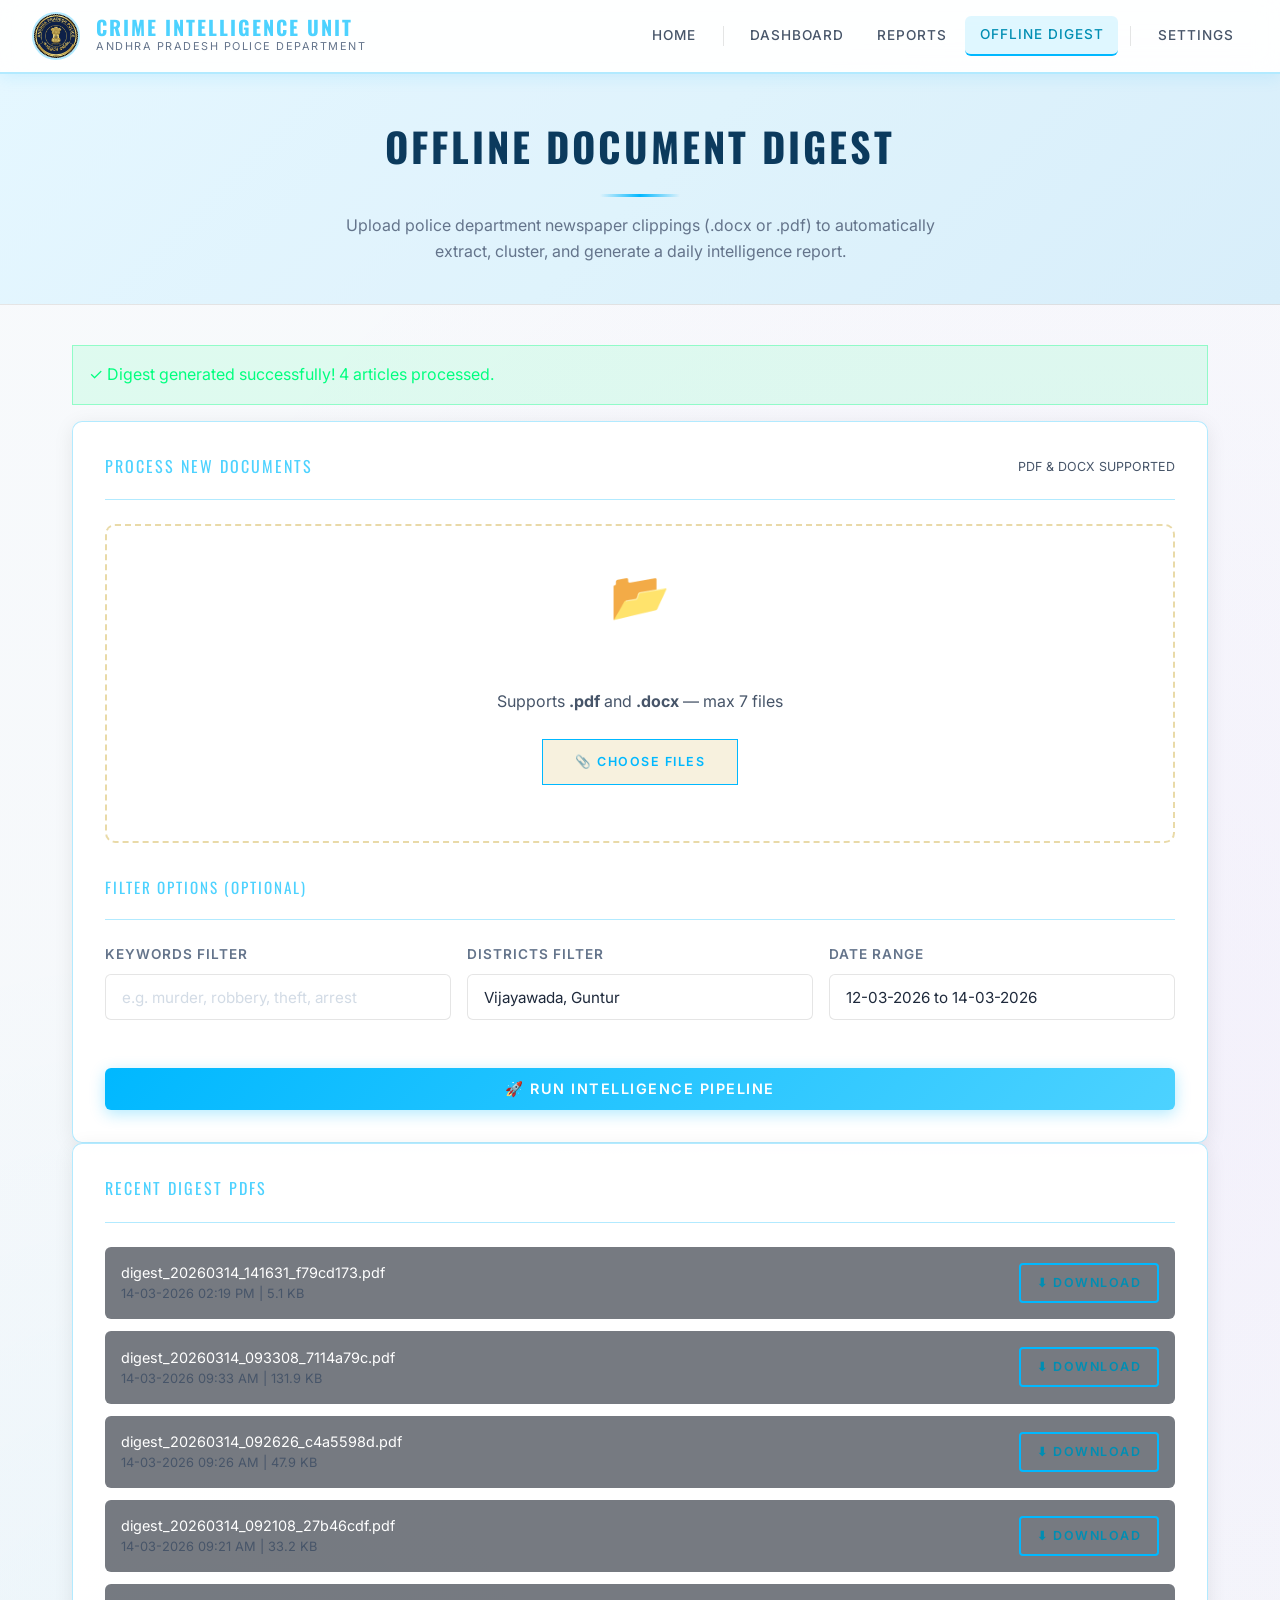
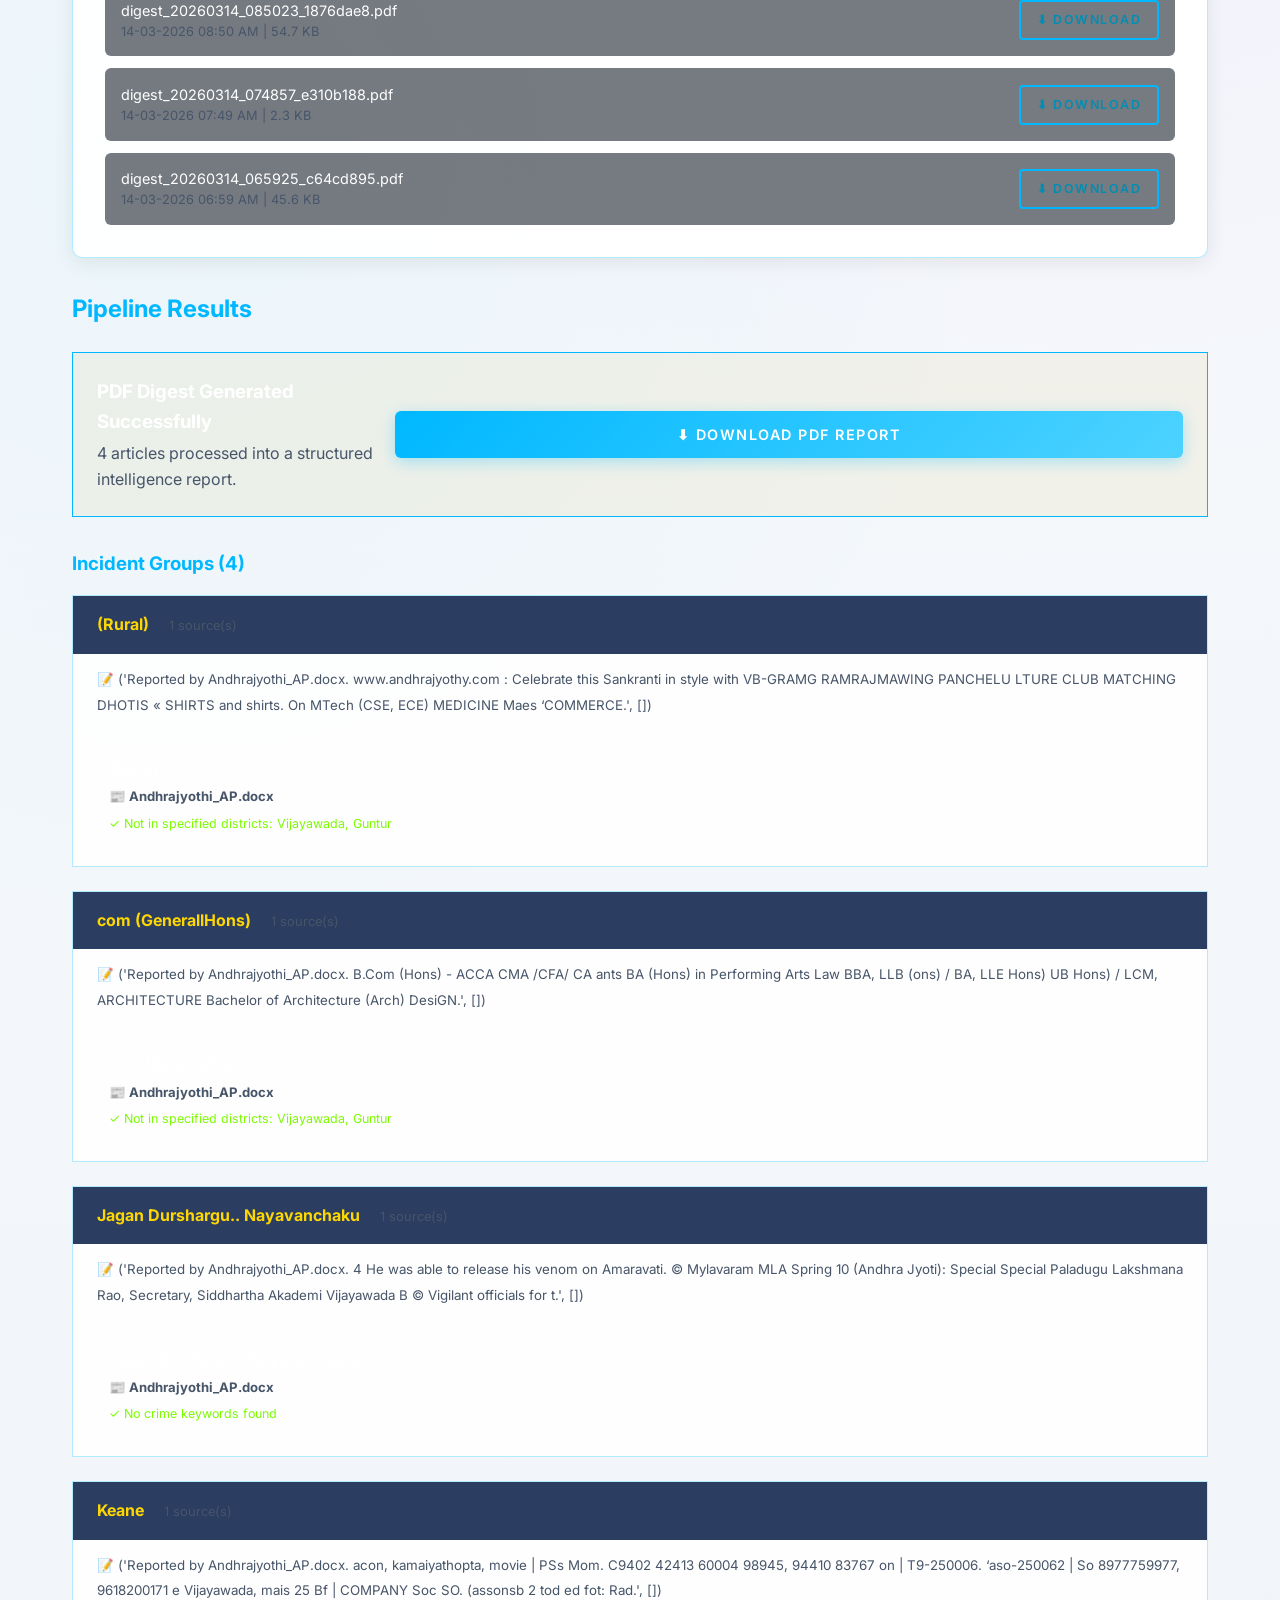
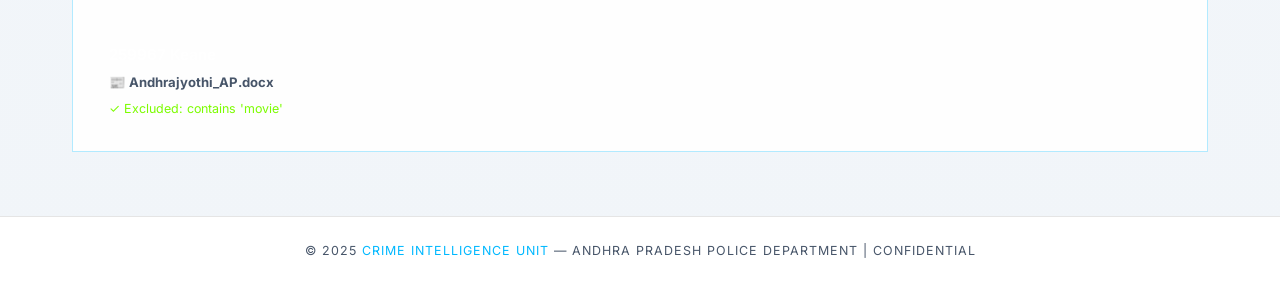
<file: test_out.html>
<!DOCTYPE html>
<html lang="en">

<head>
    <meta charset="UTF-8">
    <meta name="viewport" content="width=device-width, initial-scale=1.0">
    <title>Offline Digest — Crime Intelligence Unit</title>
    <link rel="stylesheet" href="/static/style.css">
    <style>
        .digest-upload-zone {
            background: var(--card-bg);
            border: 2px dashed rgba(201, 162, 39, 0.4);
            border-radius: var(--radius-lg);
            padding: 2rem;
            margin-bottom: 2rem;
            text-align: center;
            transition: border-color 0.2s;
        }

        .digest-upload-zone:hover {
            border-color: var(--gold);
        }

        .upload-icon {
            font-size: 3rem;
            margin-bottom: 1rem;
        }

        .file-input-wrapper {
            position: relative;
            display: inline-block;
        }

        .file-input-wrapper input[type="file"] {
            position: absolute;
            opacity: 0;
            width: 100%;
            height: 100%;
            cursor: pointer;
        }

        .file-input-label {
            display: inline-block;
            padding: 0.75rem 2rem;
            background: rgba(201, 162, 39, 0.15);
            border: 1px solid var(--gold);
            border-radius: var(--radius-md);
            color: var(--gold);
            cursor: pointer;
            transition: all 0.2s;
        }

        .file-input-label:hover {
            background: rgba(201, 162, 39, 0.3);
        }

        .filter-row {
            display: grid;
            grid-template-columns: 1fr 1fr 1fr;
            gap: 1rem;
            margin-bottom: 1rem;
        }

        @media (max-width: 768px) {
            .filter-row {
                grid-template-columns: 1fr;
            }
        }

        .form-group {
            margin-bottom: 1rem;
        }

        .form-label {
            display: block;
            margin-bottom: 0.5rem;
            color: var(--silver);
            font-size: 0.85rem;
            letter-spacing: 1px;
            text-transform: uppercase;
        }

        .form-control {
            width: 100%;
            padding: 0.75rem 1rem;
            background: rgba(5, 5, 16, 0.9);
            border: 1px solid rgba(0, 243, 255, 0.4);
            border-radius: var(--radius-md);
            color: var(--white);
            font-size: 0.95rem;
            box-sizing: border-box;
        }

        .form-control:focus {
            outline: none;
            border-color: var(--gold);
        }

        .digest-results {
            margin-top: 2rem;
        }

        .article-card-digest {
            background: var(--card-bg);
            border: 1px solid var(--border-color);
            border-radius: var(--radius-md);
            padding: 1.5rem;
            margin-bottom: 1rem;
        }

        .article-card-digest h3 {
            color: var(--white);
            margin: 0 0 0.5rem 0;
            font-size: 1rem;
        }

        .article-meta-digest {
            font-size: 0.85rem;
            color: var(--text-secondary);
            margin-bottom: 0.75rem;
        }

        .tag {
            display: inline-block;
            background: var(--bg-darker);
            color: var(--gold);
            padding: 0.2rem 0.5rem;
            border-radius: 4px;
            font-size: 0.75rem;
            margin: 0.2rem 0.2rem 0 0;
            border: 1px solid rgba(201, 162, 39, 0.3);
        }

        .comparison-block {
            border-left: 3px solid var(--gold);
            padding: 1rem 1.5rem;
            background: rgba(201, 162, 39, 0.04);
            border-radius: 0 var(--radius-md) var(--radius-md) 0;
            margin-bottom: 1rem;
        }

        .download-banner {
            background: rgba(201, 162, 39, 0.08);
            border: 1px solid var(--gold);
            padding: 1.5rem;
            border-radius: var(--radius-md);
            display: flex;
            justify-content: space-between;
            align-items: center;
            margin-bottom: 2rem;
        }

        .recent-list {
            display: grid;
            gap: 0.75rem;
            margin: 0;
            padding: 0;
            list-style: none;
        }

        .recent-item {
            display: flex;
            justify-content: space-between;
            align-items: center;
            background: rgba(6, 13, 26, 0.55);
            border: 1px solid var(--border-color);
            border-radius: 6px;
            padding: 0.9rem 1rem;
        }

        .spinner-box {
            display: none;
            text-align: center;
            padding: 2rem;
            background: var(--card-bg);
            border: 1px solid var(--border-color);
            border-radius: var(--radius-md);
            margin: 1rem 0;
        }

        .spinner {
            border: 4px solid var(--border-color);
            border-top: 4px solid var(--gold);
            border-radius: 50%;
            width: 40px;
            height: 40px;
            animation: spin 1s linear infinite;
            margin: 0 auto 1rem;
        }

        @keyframes spin {
            to {
                transform: rotate(360deg);
            }
        }

        .pipeline-error {
            background: rgba(255, 60, 60, 0.1);
            border: 1px solid rgba(255, 60, 60, 0.4);
            color: #ff6060;
            padding: 1rem;
            border-radius: var(--radius-md);
            margin-bottom: 1.5rem;
        }

        .alert-success {
            background: rgba(0, 255, 127, 0.1);
            border: 1px solid rgba(0, 255, 127, 0.35);
            color: #00ff7f;
            padding: 1rem;
            border-radius: var(--radius-md);
            margin-bottom: 1rem;
        }

        .alert-error {
            background: rgba(255, 0, 127, 0.1);
            border: 1px solid rgba(255, 0, 127, 0.4);
            color: #ff007f;
            padding: 1rem;
            border-radius: var(--radius-md);
            margin-bottom: 1rem;
        }
    </style>
</head>

<body>

    <!-- ========== NAVBAR ========== -->
    <nav class="navbar">
        <div class="nav-container">
            <a href="/" class="nav-brand">
                <img src="/static/ap_police_logo.png" alt="AP Police" class="nav-logo">
                <div class="nav-brand-text">
                    <span class="nav-brand-title">Crime Intelligence Unit</span>
                    <span class="nav-brand-sub">Andhra Pradesh Police Department</span>
                </div>
            </a>
            <div class="nav-menu">
                <a href="/" class="nav-link">Home</a>
                <div class="nav-divider"></div>
                <a href="/dashboard" class="nav-link">Dashboard</a>
                <a href="/reports" class="nav-link">Reports</a>
                <a href="/digest" class="nav-link active">Offline Digest</a>
                <div class="nav-divider"></div>
                <a href="/settings" class="nav-link">Settings</a>
            </div>
        </div>
    </nav>

    <!-- ========== PAGE BANNER ========== -->
    <div class="page-banner">
        <h1>Offline Document Digest</h1>
        <div class="gold-line"></div>
        <p>Upload police department newspaper clippings (.docx or .pdf) to automatically extract, cluster, and generate
            a daily intelligence report.</p>
    </div>

    <div class="container">

        

        
        
        <div class="alert-success">
            ✓ Digest generated successfully! 4 articles processed.
        </div>
        
        

        <!-- ===== UPLOAD FORM ===== -->
        <div class="panel">
            <div class="panel-header">
                <span class="panel-title">Process New Documents</span>
                <span style="font-size:0.78rem; color:var(--text-secondary);">PDF &amp; DOCX SUPPORTED</span>
            </div>

            <form id="digestForm" action="/digest" method="POST" enctype="multipart/form-data">

                <div class="digest-upload-zone" id="dropZone">
                    <div class="upload-icon">📂</div>
                    <h3 style="color:var(--white); margin:0 0 0.5rem">Upload Document Files</h3>
                    <p style="color:var(--text-secondary); margin:0 0 1.5rem">Supports <strong>.pdf</strong> and
                        <strong>.docx</strong> — max 7 files
                    </p>
                    <div class="file-input-wrapper">
                        <input type="file" name="files" id="fileInput" accept=".docx,.pdf" multiple required>
                        <label class="file-input-label" for="fileInput">📎 Choose Files</label>
                    </div>
                    <div id="fileNames" style="margin-top:1rem; color:var(--text-secondary); font-size:0.85rem;"></div>
                </div>

                <div class="panel-header" style="margin-top:0.5rem;">
                    <span class="panel-title" style="font-size:0.95rem;">Filter Options (Optional)</span>
                </div>

                <div class="filter-row">
                    <div class="form-group">
                        <label class="form-label">Keywords Filter</label>
                        <input type="text" name="keywords" class="form-control"
                            placeholder="e.g. murder, robbery, theft, arrest"
                            value="">
                    </div>
                    <div class="form-group">
                        <label class="form-label">Districts Filter</label>
                        <input type="text" name="districts" class="form-control"
                            placeholder="e.g. Vizianagaram, Guntur, Nellore"
                            value="Vijayawada, Guntur">
                    </div>
                    <div class="form-group">
                        <label class="form-label">Date Range</label>
                        <input type="text" name="date" class="form-control"
                            placeholder="DD-MM-YYYY or DD-MM-YYYY to DD-MM-YYYY"
                            value="12-03-2026 to 14-03-2026">
                    </div>
                </div>

                <button type="submit" id="digestSubmitBtn" class="btn btn-primary" style="width:100%; margin-top:1rem;">
                    🚀 Run Intelligence Pipeline
                </button>
            </form>

            <!-- Processing Spinner -->
            <div id="processingSpinner" class="spinner-box">
                <div class="spinner"></div>
                <h3 style="color:var(--white);">Processing Documents</h3>
                <p style="color:var(--text-secondary);">Extracting articles, clustering topics, and generating insights.
                    This may take a few minutes...</p>
            </div>
        </div>

        <!-- ===== RECENT DIGESTS ===== -->
        <div class="panel">
            <div class="panel-header">
                <span class="panel-title">Recent Digest PDFs</span>
            </div>
            
            <ul class="recent-list">
                
                <li class="recent-item">
                    <div>
                        <div style="color:var(--white); font-size:0.9rem;">digest_20260314_141631_f79cd173.pdf</div>
                        <div style="color:var(--text-secondary); font-size:0.8rem;">
                            14-03-2026 02:19 PM | 5.1 KB
                        </div>
                    </div>
                    <a href="/download/digest/digest_20260314_141631_f79cd173.pdf"
                        class="btn btn-small btn-outline">⬇ Download</a>
                </li>
                
                <li class="recent-item">
                    <div>
                        <div style="color:var(--white); font-size:0.9rem;">digest_20260314_093308_7114a79c.pdf</div>
                        <div style="color:var(--text-secondary); font-size:0.8rem;">
                            14-03-2026 09:33 AM | 131.9 KB
                        </div>
                    </div>
                    <a href="/download/digest/digest_20260314_093308_7114a79c.pdf"
                        class="btn btn-small btn-outline">⬇ Download</a>
                </li>
                
                <li class="recent-item">
                    <div>
                        <div style="color:var(--white); font-size:0.9rem;">digest_20260314_092626_c4a5598d.pdf</div>
                        <div style="color:var(--text-secondary); font-size:0.8rem;">
                            14-03-2026 09:26 AM | 47.9 KB
                        </div>
                    </div>
                    <a href="/download/digest/digest_20260314_092626_c4a5598d.pdf"
                        class="btn btn-small btn-outline">⬇ Download</a>
                </li>
                
                <li class="recent-item">
                    <div>
                        <div style="color:var(--white); font-size:0.9rem;">digest_20260314_092108_27b46cdf.pdf</div>
                        <div style="color:var(--text-secondary); font-size:0.8rem;">
                            14-03-2026 09:21 AM | 33.2 KB
                        </div>
                    </div>
                    <a href="/download/digest/digest_20260314_092108_27b46cdf.pdf"
                        class="btn btn-small btn-outline">⬇ Download</a>
                </li>
                
                <li class="recent-item">
                    <div>
                        <div style="color:var(--white); font-size:0.9rem;">digest_20260314_085023_1876dae8.pdf</div>
                        <div style="color:var(--text-secondary); font-size:0.8rem;">
                            14-03-2026 08:50 AM | 54.7 KB
                        </div>
                    </div>
                    <a href="/download/digest/digest_20260314_085023_1876dae8.pdf"
                        class="btn btn-small btn-outline">⬇ Download</a>
                </li>
                
                <li class="recent-item">
                    <div>
                        <div style="color:var(--white); font-size:0.9rem;">digest_20260314_074857_e310b188.pdf</div>
                        <div style="color:var(--text-secondary); font-size:0.8rem;">
                            14-03-2026 07:49 AM | 2.3 KB
                        </div>
                    </div>
                    <a href="/download/digest/digest_20260314_074857_e310b188.pdf"
                        class="btn btn-small btn-outline">⬇ Download</a>
                </li>
                
                <li class="recent-item">
                    <div>
                        <div style="color:var(--white); font-size:0.9rem;">digest_20260314_065925_c64cd895.pdf</div>
                        <div style="color:var(--text-secondary); font-size:0.8rem;">
                            14-03-2026 06:59 AM | 45.6 KB
                        </div>
                    </div>
                    <a href="/download/digest/digest_20260314_065925_c64cd895.pdf"
                        class="btn btn-small btn-outline">⬇ Download</a>
                </li>
                
            </ul>
            
        </div>

        <!-- ===== RESULTS SECTION ===== -->
        
        <div class="digest-results" id="resultsArea">
            <h2 style="color:var(--gold); margin-bottom:1.5rem;">Pipeline Results</h2>

            
            <div class="download-banner">
                <div>
                    <h3 style="margin:0 0 0.25rem; color:var(--white);">PDF Digest Generated Successfully</h3>
                    <p style="margin:0; color:var(--text-secondary);">4 articles processed
                        into a structured intelligence report.</p>
                </div>
                <a href="/download/digest/digest_20260314_141631_f79cd173.pdf" class="btn btn-primary">⬇ Download PDF Report</a>
            </div>
            

            <!-- Cluster Groups (Scenarios 3–6) -->
            
            <h3 style="color:var(--gold); margin-bottom:1rem;">Incident Groups (4)</h3>
            
            <div
                style="background:var(--card-bg); border:1px solid var(--border-gold); border-radius:var(--radius-md); margin-bottom:1.5rem; overflow:hidden;">
                <!-- Group Header -->
                <div
                    style="background:rgba(20,40,80,0.9); padding:1rem 1.5rem; display:flex; justify-content:space-between; align-items:center;">
                    <div>
                        <span style="color:#ffd700; font-weight:bold; font-size:1rem;">(Rural)</span>
                        <span style="margin-left:1rem; font-size:0.8rem; color:var(--text-secondary);">1 source(s)</span>
                    </div>
                    
                </div>
                <!-- Summary -->
                
                <div
                    style="padding:0.75rem 1.5rem; background:rgba(235,240,255,0.04); border-bottom:1px solid var(--border-color);">
                    <small style="color:var(--text-secondary);">📝 (&#39;Reported by Andhrajyothi_AP.docx. www.andhrajyothy.com : Celebrate this Sankranti in style with VB-GRAMG RAMRAJMAWING PANCHELU LTURE CLUB MATCHING DHOTIS « SHIRTS and shirts. On MTech (CSE, ECE) MEDICINE Maes ‘COMMERCE.&#39;, [])</small>
                </div>
                
                <!-- Competing Views -->
                
                <!-- Article Cards in Group -->
                <div style="padding:1rem 1.5rem 0.5rem;">
                    
                    <div
                        style="padding:0.75rem; border:1px solid var(--border-color); border-radius:6px; margin-bottom:0.75rem;">
                        <div style="color:var(--white); font-weight:600; font-size:0.95rem; margin-bottom:0.3rem;">(Rural)</div>
                        <div style="font-size:0.82rem; color:var(--text-secondary);">
                            <span>📰 <strong>Andhrajyothi_AP.docx</strong></span>
                            
                            
                        </div>
                        
                        <div style="margin-top:0.4rem; font-size:0.78rem; color:#7cfc00;">✓ Not in specified districts: Vijayawada, Guntur</div>
                        
                    </div>
                    
                </div>
            </div>
            
            <div
                style="background:var(--card-bg); border:1px solid var(--border-gold); border-radius:var(--radius-md); margin-bottom:1.5rem; overflow:hidden;">
                <!-- Group Header -->
                <div
                    style="background:rgba(20,40,80,0.9); padding:1rem 1.5rem; display:flex; justify-content:space-between; align-items:center;">
                    <div>
                        <span style="color:#ffd700; font-weight:bold; font-size:1rem;">com (GenerallHons)</span>
                        <span style="margin-left:1rem; font-size:0.8rem; color:var(--text-secondary);">1 source(s)</span>
                    </div>
                    
                </div>
                <!-- Summary -->
                
                <div
                    style="padding:0.75rem 1.5rem; background:rgba(235,240,255,0.04); border-bottom:1px solid var(--border-color);">
                    <small style="color:var(--text-secondary);">📝 (&#39;Reported by Andhrajyothi_AP.docx. B.Com (Hons) - ACCA CMA /CFA/ CA ants BA (Hons) in Performing Arts Law BBA, LLB (ons) / BA, LLE Hons) UB Hons) / LCM, ARCHITECTURE Bachelor of Architecture (Arch) DesiGN.&#39;, [])</small>
                </div>
                
                <!-- Competing Views -->
                
                <!-- Article Cards in Group -->
                <div style="padding:1rem 1.5rem 0.5rem;">
                    
                    <div
                        style="padding:0.75rem; border:1px solid var(--border-color); border-radius:6px; margin-bottom:0.75rem;">
                        <div style="color:var(--white); font-weight:600; font-size:0.95rem; margin-bottom:0.3rem;">com (GenerallHons)</div>
                        <div style="font-size:0.82rem; color:var(--text-secondary);">
                            <span>📰 <strong>Andhrajyothi_AP.docx</strong></span>
                            
                            
                        </div>
                        
                        <div style="margin-top:0.4rem; font-size:0.78rem; color:#7cfc00;">✓ Not in specified districts: Vijayawada, Guntur</div>
                        
                    </div>
                    
                </div>
            </div>
            
            <div
                style="background:var(--card-bg); border:1px solid var(--border-gold); border-radius:var(--radius-md); margin-bottom:1.5rem; overflow:hidden;">
                <!-- Group Header -->
                <div
                    style="background:rgba(20,40,80,0.9); padding:1rem 1.5rem; display:flex; justify-content:space-between; align-items:center;">
                    <div>
                        <span style="color:#ffd700; font-weight:bold; font-size:1rem;">Jagan Durshargu.. Nayavanchaku</span>
                        <span style="margin-left:1rem; font-size:0.8rem; color:var(--text-secondary);">1 source(s)</span>
                    </div>
                    
                </div>
                <!-- Summary -->
                
                <div
                    style="padding:0.75rem 1.5rem; background:rgba(235,240,255,0.04); border-bottom:1px solid var(--border-color);">
                    <small style="color:var(--text-secondary);">📝 (&#39;Reported by Andhrajyothi_AP.docx. 4 He was able to release his venom on Amaravati. © Mylavaram MLA Spring 10 (Andhra Jyoti): Special Special Paladugu Lakshmana Rao, Secretary, Siddhartha Akademi Vijayawada B © Vigilant officials for t.&#39;, [])</small>
                </div>
                
                <!-- Competing Views -->
                
                <!-- Article Cards in Group -->
                <div style="padding:1rem 1.5rem 0.5rem;">
                    
                    <div
                        style="padding:0.75rem; border:1px solid var(--border-color); border-radius:6px; margin-bottom:0.75rem;">
                        <div style="color:var(--white); font-weight:600; font-size:0.95rem; margin-bottom:0.3rem;">Jagan Durshargu.. Nayavanchaku</div>
                        <div style="font-size:0.82rem; color:var(--text-secondary);">
                            <span>📰 <strong>Andhrajyothi_AP.docx</strong></span>
                            
                            
                        </div>
                        
                        <div style="margin-top:0.4rem; font-size:0.78rem; color:#7cfc00;">✓ No crime keywords found</div>
                        
                    </div>
                    
                </div>
            </div>
            
            <div
                style="background:var(--card-bg); border:1px solid var(--border-gold); border-radius:var(--radius-md); margin-bottom:1.5rem; overflow:hidden;">
                <!-- Group Header -->
                <div
                    style="background:rgba(20,40,80,0.9); padding:1rem 1.5rem; display:flex; justify-content:space-between; align-items:center;">
                    <div>
                        <span style="color:#ffd700; font-weight:bold; font-size:1rem;">Keane</span>
                        <span style="margin-left:1rem; font-size:0.8rem; color:var(--text-secondary);">1 source(s)</span>
                    </div>
                    
                </div>
                <!-- Summary -->
                
                <div
                    style="padding:0.75rem 1.5rem; background:rgba(235,240,255,0.04); border-bottom:1px solid var(--border-color);">
                    <small style="color:var(--text-secondary);">📝 (&#39;Reported by Andhrajyothi_AP.docx. acon, kamaiyathopta, movie | PSs Mom. C9402 42413 60004 98945, 94410 83767 on | T9-250006. ‘aso-250062 | So 8977759977, 9618200171 e Vijayawada, mais 25 Bf | COMPANY Soc SO. (assonsb 2 tod ed fot: Rad.&#39;, [])</small>
                </div>
                
                <!-- Competing Views -->
                
                <!-- Article Cards in Group -->
                <div style="padding:1rem 1.5rem 0.5rem;">
                    
                    <div
                        style="padding:0.75rem; border:1px solid var(--border-color); border-radius:6px; margin-bottom:0.75rem;">
                        <div style="color:var(--white); font-weight:600; font-size:0.95rem; margin-bottom:0.3rem;">259967 Keane</div>
                        <div style="font-size:0.82rem; color:var(--text-secondary);">
                            <span>📰 <strong>Andhrajyothi_AP.docx</strong></span>
                            
                            
                        </div>
                        
                        <div style="margin-top:0.4rem; font-size:0.78rem; color:#7cfc00;">✓ Excluded: contains &#39;movie&#39;</div>
                        
                    </div>
                    
                </div>
            </div>
            
            

            <!-- Flat Article List fallback (if no cluster_groups) -->
            

            <!-- Competing Views Section -->
            
        </div>
        

    </div>

    <footer class="site-footer" style="margin-top:4rem;">
        <p>© 2025 <span>Crime Intelligence Unit</span> — Andhra Pradesh Police Department | Confidential</p>
    </footer>

    <script src="/static/script.js"></script>
    <script>
        // Show selected file names
        document.getElementById('fileInput').addEventListener('change', function () {
            const names = Array.from(this.files).map(f => f.name).join(', ');
            document.getElementById('fileNames').textContent = names ? `Selected: ${names}` : '';
        });

        // Show spinner on submit
        document.getElementById('digestForm').addEventListener('submit', function () {
            document.getElementById('digestSubmitBtn').disabled = true;
            document.getElementById('digestSubmitBtn').innerHTML = '<span class="loading"></span> Starting Pipeline...';
            document.getElementById('processingSpinner').style.display = 'block';
        });

        // Scroll to results
        const resultsArea = document.getElementById('resultsArea');
        if (resultsArea) {
            setTimeout(() => resultsArea.scrollIntoView({ behavior: 'smooth', block: 'start' }), 300);
        }
    </script>
</body>

</html>
</file>
<file: static/style.css>
@import url('https://fonts.googleapis.com/css2?family=Inter:wght@300;400;500;600;700;800&family=Oswald:wght@400;500;600;700&display=swap');

:root {
    --navy: #ffffff;
    --navy-light: #f5f8fa;
    --navy-mid: #e1e8f0;
    --theme-ink: #0b3a5d;
    --gold: #00b8ff;
    --gold-light: #4dd2ff;
    --gold-dark: #008eb3;
    --silver: #64748b;
    --white: #ffffff;
    --red-alert: #ff007f;
    --body-bg: #f8fafc;
    --panel-bg: rgba(255, 255, 255, 0.95);
    --card-bg: rgba(255, 255, 255, 0.9);
    --border-gold: rgba(0, 184, 255, 0.3);
    --border-navy: rgba(0, 0, 0, 0.1);
    --text-primary: #1e293b;
    --text-secondary: #475569;
    --text-gold: #00b8ff;
    --shadow-gold: 0 4px 15px rgba(0, 184, 255, 0.2);
    --shadow-dark: 0 4px 20px rgba(0, 0, 0, 0.08);
    --transition: all 0.3s cubic-bezier(0.4, 0, 0.2, 1);
    --radius: 6px;
    --radius-lg: 10px;
    --neon-pink: #ff007f;
    --neon-purple: #b026ff;
    --shadow-pink: 0 4px 15px rgba(255, 0, 127, 0.2);
    --shadow-purple: 0 4px 15px rgba(176, 38, 255, 0.2);
}

* {
    margin: 0;
    padding: 0;
    box-sizing: border-box;
}

body {
    font-family: 'Inter', sans-serif;
    background-color: var(--body-bg);
    background-image:
        radial-gradient(circle at 15% 50%, rgba(0, 184, 255, 0.04), transparent 40%),
        radial-gradient(circle at 85% 30%, rgba(176, 38, 255, 0.04), transparent 40%),
        linear-gradient(180deg, rgba(248, 250, 252, 0.98) 0%, rgba(241, 245, 249, 1) 100%);
    color: var(--text-primary);
    line-height: 1.6;
    min-height: 100vh;
    overflow-x: hidden;
}

/* =========================================
   SCROLLBAR
========================================= */
::-webkit-scrollbar {
    width: 8px;
}

::-webkit-scrollbar-track {
    background: var(--body-bg);
}

::-webkit-scrollbar-thumb {
    background: var(--navy-mid);
    border-radius: 4px;
}

::-webkit-scrollbar-thumb:hover {
    background: var(--gold-dark);
}

/* =========================================
   POLICE BADGE SVG - shared inline usage
========================================= */
.police-badge-icon {
    width: 54px;
    height: 54px;
    flex-shrink: 0;
}

/* =========================================
   NAVBAR
========================================= */
.navbar {
    background: rgba(255, 255, 255, 0.85);
    backdrop-filter: blur(12px);
    -webkit-backdrop-filter: blur(12px);
    border-bottom: 2px solid var(--border-gold);
    position: sticky;
    top: 0;
    z-index: 1000;
    box-shadow: 0 4px 15px rgba(0, 184, 255, 0.1);
}

/* Top alert bar */
.alert-bar {
    background: var(--red-alert);
    text-align: center;
    padding: 0.3rem 1rem;
    font-size: 0.78rem;
    font-weight: 600;
    letter-spacing: 2px;
    text-transform: uppercase;
    color: #fff;
}

.nav-container {
    max-width: 1280px;
    margin: 0 auto;
    padding: 0 2rem;
    display: flex;
    justify-content: space-between;
    align-items: center;
    min-height: 72px;
}

.nav-brand {
    display: flex;
    align-items: center;
    gap: 1rem;
    text-decoration: none;
}

.nav-brand-text {
    display: flex;
    flex-direction: column;
}

.nav-brand-title {
    font-family: 'Oswald', sans-serif;
    font-size: 1.25rem;
    font-weight: 700;
    color: var(--gold-light);
    letter-spacing: 2px;
    text-transform: uppercase;
    line-height: 1.1;
}

.nav-brand-sub {
    font-size: 0.68rem;
    color: var(--silver);
    letter-spacing: 1.5px;
    text-transform: uppercase;
}

.nav-menu {
    display: flex;
    align-items: center;
    gap: 0.25rem;
}

.nav-link {
    color: var(--text-secondary);
    text-decoration: none;
    font-weight: 500;
    font-size: 0.85rem;
    padding: 0.5rem 0.9rem;
    border-radius: var(--radius);
    letter-spacing: 1px;
    text-transform: uppercase;
    transition: var(--transition);
    position: relative;
    white-space: nowrap;
}

.nav-link:hover {
    color: var(--text-primary);
    background: rgba(0, 184, 255, 0.1);
}

.nav-link.active {
    color: var(--gold-dark);
    background: rgba(0, 184, 255, 0.12);
    border-bottom: 2px solid var(--gold);
}

.nav-divider {
    width: 1px;
    height: 20px;
    background: rgba(0, 0, 0, 0.1);
    margin: 0 0.5rem;
}

/* =========================================
   MAIN CONTAINER
========================================= */
.container {
    max-width: 1200px;
    margin: 2.5rem auto;
    padding: 0 2rem;
    animation: fadeUp 0.6s ease-out;
}

@keyframes fadeUp {
    from {
        opacity: 0;
        transform: translateY(20px);
    }

    to {
        opacity: 1;
        transform: translateY(0);
    }
}

/* =========================================
   PAGE HEADER BAND
========================================= */
.page-banner {
    background: linear-gradient(135deg, #ffffff 0%, #f1f5f9 100%);
    border-bottom: 1px solid var(--border-navy);
    padding: 2.5rem 2rem;
    margin-bottom: 0;
    text-align: center;
    position: relative;
    overflow: hidden;
}

.page-banner::before {
    content: '';
    position: absolute;
    inset: 0;
    background: url("data:image/svg+xml,%3Csvg width='80' height='80' viewBox='0 0 80 80' xmlns='http://www.w3.org/2000/svg'%3E%3Cg fill='none'%3E%3Cg fill='%2300b8ff' fill-opacity='0.1'%3E%3Cpath d='M0 0h80v80H0z M10 10h60v60H10z'/%3E%3C/g%3E%3C/g%3E%3C/svg%3E");
    pointer-events: none;
}

.page-banner h1 {
    font-family: 'Oswald', sans-serif;
    font-size: 2.5rem;
    font-weight: 700;
    color: var(--theme-ink);
    letter-spacing: 3px;
    text-transform: uppercase;
    position: relative;
    margin-bottom: 0.5rem;
}

.page-banner p {
    color: var(--silver);
    font-size: 1rem;
    max-width: 600px;
    margin: 0 auto;
    position: relative;
}

.gold-line {
    width: 80px;
    height: 3px;
    background: linear-gradient(90deg, transparent, var(--gold), transparent);
    margin: 1rem auto;
}

/* =========================================
   HERO SECTION (index / landing page)
========================================= */
.hero-section {
    min-height: calc(100vh - 120px);
    display: flex;
    flex-direction: column;
    align-items: center;
    justify-content: center;
    text-align: center;
    padding: 4rem 2rem;
    background:
        radial-gradient(ellipse at 20% 30%, rgba(0, 184, 255, 0.1) 0%, transparent 50%),
        radial-gradient(ellipse at 80% 70%, rgba(176, 38, 255, 0.1) 0%, transparent 60%);
}

.hero-badge-wrapper {
    margin-bottom: 2rem;
    animation: badgePulse 3s ease-in-out infinite;
}

@keyframes badgePulse {

    0%,
    100% {
        filter: drop-shadow(0 0 12px rgba(0, 243, 255, 0.4));
    }

    50% {
        filter: drop-shadow(0 0 28px rgba(0, 243, 255, 0.8));
    }
}

.hero-badge-wrapper svg {
    width: 130px;
    height: 130px;
}

.hero-tagline {
    font-size: 0.8rem;
    letter-spacing: 4px;
    text-transform: uppercase;
    color: var(--gold);
    margin-bottom: 1rem;
    font-weight: 600;
}

.hero-title {
    font-family: 'Oswald', sans-serif;
    font-size: clamp(2.5rem, 6vw, 4.5rem);
    font-weight: 700;
    color: var(--text-primary);
    letter-spacing: 4px;
    text-transform: uppercase;
    line-height: 1.1;
    margin-bottom: 0.75rem;
}

.hero-title span {
    color: var(--gold-light);
}

.hero-subtitle {
    font-family: 'Oswald', sans-serif;
    font-size: 1.25rem;
    color: var(--silver);
    letter-spacing: 2px;
    text-transform: uppercase;
    margin-bottom: 1.5rem;
}

.hero-description {
    max-width: 700px;
    color: var(--text-secondary);
    font-size: 1rem;
    line-height: 1.8;
    margin-bottom: 3rem;
}

.hero-stats {
    display: flex;
    gap: 3rem;
    justify-content: center;
    margin-bottom: 3rem;
    flex-wrap: wrap;
}

.stat-item {
    text-align: center;
}

.stat-number {
    font-family: 'Oswald', sans-serif;
    font-size: 2.5rem;
    font-weight: 700;
    color: var(--gold-dark);
    display: block;
}

.stat-label {
    font-size: 0.75rem;
    text-transform: uppercase;
    letter-spacing: 2px;
    color: var(--silver);
}

.hero-cta {
    display: flex;
    gap: 1.5rem;
    justify-content: center;
    flex-wrap: wrap;
    margin-bottom: 4rem;
}

.hero-features {
    display: flex;
    flex-wrap: wrap;
    justify-content: center;
    gap: 2rem;
    max-width: 1200px;
    width: 100%;
}

.feature-card {
    background: #ffffff;
    border: 1px solid var(--border-navy);
    border-radius: var(--radius-lg);
    padding: 1.5rem;
    text-align: center;
    transition: var(--transition);
    box-shadow: 0 4px 15px rgba(0, 0, 0, 0.05);
    flex: 1 1 250px;
    max-width: 300px;
    display: flex;
    flex-direction: column;
    justify-content: center;
}

.feature-card:hover {
    transform: translateY(-4px);
    border-color: var(--gold);
    box-shadow: 0 4px 20px rgba(0, 184, 255, 0.15);
    background: #ffffff;
}

.feature-icon {
    font-size: 2rem;
    margin-bottom: 0.75rem;
    text-shadow: 0 0 10px rgba(255, 255, 255, 0.2);
}

.feature-title {
    font-family: 'Oswald', sans-serif;
    font-size: 0.95rem;
    letter-spacing: 1.5px;
    text-transform: uppercase;
    color: var(--gold-light);
    margin-bottom: 0.5rem;
}

.feature-desc {
    font-size: 0.85rem;
    color: var(--text-secondary);
    line-height: 1.6;
}

/* =========================================
   SECTION HEADINGS
========================================= */
.section-heading {
    display: flex;
    align-items: center;
    gap: 0.75rem;
    font-family: 'Oswald', sans-serif;
    font-size: 1.2rem;
    font-weight: 600;
    letter-spacing: 2px;
    text-transform: uppercase;
    color: var(--gold-dark);
    margin-bottom: 1.5rem;
    padding-bottom: 0.75rem;
    border-bottom: 1px solid var(--border-gold);
}

.section-heading::before {
    content: '';
    display: inline-block;
    width: 4px;
    height: 20px;
    background: var(--gold);
    border-radius: 2px;
}

/* =========================================
   BUTTONS
========================================= */
.btn {
    display: inline-flex;
    align-items: center;
    justify-content: center;
    gap: 0.6rem;
    padding: 0.75rem 1.75rem;
    border: none;
    border-radius: var(--radius);
    font-size: 0.9rem;
    font-weight: 600;
    letter-spacing: 1.5px;
    text-transform: uppercase;
    cursor: pointer;
    text-decoration: none;
    transition: var(--transition);
    font-family: 'Inter', sans-serif;
    position: relative;
    overflow: hidden;
}

.btn-primary {
    background: linear-gradient(135deg, var(--gold) 0%, var(--gold-light) 100%);
    color: #ffffff;
    box-shadow: 0 4px 15px rgba(0, 184, 255, 0.3);
    width: 100%;
}

.btn-primary:hover {
    transform: translateY(-2px);
    box-shadow: 0 4px 20px rgba(0, 184, 255, 0.45);
    background: linear-gradient(135deg, var(--gold-dark) 0%, var(--gold) 100%);
}

.btn-outline {
    background: transparent;
    color: var(--gold-dark);
    border: 2px solid var(--gold);
}

.btn-outline:hover {
    background: rgba(0, 184, 255, 0.08);
    transform: translateY(-2px);
}

.btn-secondary {
    background: #ffffff;
    color: var(--text-secondary);
    border: 1px solid var(--silver);
    width: auto;
}

.btn-secondary:hover {
    background: #f1f5f9;
    transform: translateY(-2px);
    color: var(--text-primary);
}

.btn-danger {
    background: linear-gradient(135deg, rgba(255, 0, 127, 0.7), var(--red-alert));
    color: #fff;
    box-shadow: 0 4px 15px rgba(255, 0, 127, 0.3);
}

.btn-danger:hover {
    transform: translateY(-2px);
    box-shadow: 0 0 25px rgba(255, 0, 127, 0.6);
}

.btn-small {
    padding: 0.5rem 1rem;
    font-size: 0.78rem;
    border-radius: 4px;
    width: auto;
}

.btn-icon {
    font-size: 1rem;
}

/* =========================================
   PANEL / CARD
========================================= */
.panel {
    background: var(--panel-bg);
    border: 1px solid var(--border-gold);
    border-radius: var(--radius-lg);
    box-shadow: var(--shadow-dark);
    padding: 2rem;
}

.panel-header {
    display: flex;
    align-items: center;
    justify-content: space-between;
    padding-bottom: 1.25rem;
    margin-bottom: 1.5rem;
    border-bottom: 1px solid var(--border-gold);
}

.panel-title {
    font-family: 'Oswald', sans-serif;
    font-size: 1rem;
    letter-spacing: 2px;
    text-transform: uppercase;
    color: var(--gold-light);
}

/* =========================================
   FORMS
========================================= */
.form-group {
    margin-bottom: 1.4rem;
}

label {
    display: block;
    font-size: 0.78rem;
    font-weight: 600;
    letter-spacing: 1.5px;
    text-transform: uppercase;
    color: var(--silver);
    margin-bottom: 0.5rem;
}

input[type="text"],
input[type="number"],
input[type="date"],
input[type="password"],
select,
textarea {
    width: 100%;
    padding: 0.8rem 1rem;
    background: #ffffff;
    border: 1px solid rgba(0, 0, 0, 0.1);
    border-radius: var(--radius);
    font-size: 0.95rem;
    color: var(--text-primary);
    transition: var(--transition);
    font-family: 'Inter', sans-serif;
}

input[type="text"]:focus,
input[type="number"]:focus,
input[type="date"]:focus,
input[type="password"]:focus,
select:focus,
textarea:focus {
    outline: none;
    border-color: var(--gold);
    background: #ffffff;
    box-shadow: 0 0 0 3px rgba(0, 184, 255, 0.1);
}

input::placeholder {
    color: rgba(143, 165, 191, 0.4);
}

input[type="date"]::-webkit-calendar-picker-indicator {
    filter: invert(0.7) sepia(1) saturate(2) hue-rotate(5deg);
    cursor: pointer;
}

.form-row {
    display: grid;
    grid-template-columns: repeat(auto-fit, minmax(200px, 1fr));
    gap: 1.25rem;
}

.help-text {
    display: block;
    color: var(--text-secondary);
    font-size: 0.78rem;
    margin-top: 0.4rem;
    letter-spacing: 0.5px;
}

.help-text a {
    color: var(--gold);
    text-decoration: none;
}

.help-text a:hover {
    color: var(--gold-light);
}

/* Checkbox */
.checkbox-group {
    display: flex;
    align-items: center;
    gap: 0.75rem;
    padding: 0.8rem 1rem;
    background: rgba(0, 0, 0, 0.02);
    border: 1px solid var(--border-navy);
    border-radius: var(--radius);
    cursor: pointer;
}

.checkbox-group input[type="checkbox"] {
    appearance: none;
    width: 18px;
    height: 18px;
    min-width: 18px;
    border: 2px solid var(--gold-dark);
    border-radius: 3px;
    background: transparent;
    cursor: pointer;
    position: relative;
    transition: var(--transition);
}

.checkbox-group input[type="checkbox"]:checked {
    background: var(--gold);
    border-color: var(--gold);
}

.checkbox-group input[type="checkbox"]:checked::after {
    content: '✓';
    position: absolute;
    color: var(--navy);
    font-size: 12px;
    font-weight: 700;
    top: 50%;
    left: 50%;
    transform: translate(-50%, -50%);
}

.checkbox-group label {
    font-size: 0.85rem;
    letter-spacing: 0.5px;
    text-transform: none;
    color: var(--text-primary);
    cursor: pointer;
    margin-bottom: 0;
}

/* =========================================
   SETTINGS PAGE
========================================= */
.settings-grid {
    display: grid;
    grid-template-columns: 1fr 1fr;
    gap: 2rem;
}

.settings-section {
    background: var(--card-bg);
    border: 1px solid var(--border-gold);
    border-radius: var(--radius-lg);
    padding: 1.75rem;
}

.settings-section-full {
    grid-column: 1 / -1;
}

.settings-section h3 {
    font-family: 'Oswald', sans-serif;
    font-size: 0.9rem;
    letter-spacing: 2.5px;
    text-transform: uppercase;
    color: var(--gold);
    margin-bottom: 1.25rem;
    padding-bottom: 0.75rem;
    border-bottom: 1px solid rgba(201, 162, 39, 0.2);
    display: flex;
    align-items: center;
    gap: 0.6rem;
}

.form-actions {
    display: flex;
    gap: 1rem;
    margin-top: 2rem;
    flex-wrap: wrap;
}

.source-grid {
    display: grid;
    grid-template-columns: repeat(auto-fit, minmax(260px, 1fr));
    gap: 1rem;
}

.source-card {
    background: rgba(0, 0, 0, 0.02);
    border: 1px solid var(--border-navy);
    border-radius: var(--radius-lg);
    padding: 1.25rem;
    transition: var(--transition);
}

.source-card-active {
    border-color: var(--gold);
    background: rgba(0, 184, 255, 0.06);
    box-shadow: 0 6px 18px rgba(0, 184, 255, 0.08);
}

.source-card h3 {
    font-family: 'Oswald', sans-serif;
    font-size: 0.95rem;
    letter-spacing: 1px;
    text-transform: uppercase;
    color: var(--gold-dark);
    margin-bottom: 0.6rem;
}

.source-card p {
    color: var(--text-secondary);
    font-size: 0.85rem;
    margin-bottom: 0.9rem;
}

.api-key-field {
    max-width: 560px;
}

/* =========================================
   DASHBOARD / REPORTS
========================================= */
.dashboard-header {
    background: var(--card-bg);
    border: 1px solid var(--border-gold);
    border-radius: var(--radius-lg);
    padding: 1.5rem 2rem;
    margin-bottom: 2rem;
    display: flex;
    justify-content: space-between;
    align-items: center;
    flex-wrap: wrap;
    gap: 1rem;
}

.dashboard-header h2 {
    font-family: 'Oswald', sans-serif;
    font-size: 1.1rem;
    letter-spacing: 2px;
    text-transform: uppercase;
    color: var(--gold-light);
}

.dashboard-header p {
    color: var(--text-secondary);
    font-size: 0.85rem;
    margin-top: 0.25rem;
}

.reports-grid {
    display: grid;
    grid-template-columns: repeat(auto-fill, minmax(300px, 1fr));
    gap: 1.5rem;
}

.report-card {
    background: var(--card-bg);
    border: 1px solid var(--border-gold);
    border-radius: var(--radius-lg);
    overflow: hidden;
    transition: var(--transition);
    display: flex;
    flex-direction: column;
}

.report-card:hover {
    transform: translateY(-4px);
    border-color: var(--gold);
    box-shadow: 0 4px 15px rgba(0, 184, 255, 0.15);
}

.report-card-top {
    background: linear-gradient(135deg, rgba(0, 184, 255, 0.05), transparent);
    padding: 1rem 1.25rem;
    border-bottom: 1px solid var(--border-navy);
    display: flex;
    justify-content: space-between;
    align-items: center;
}

.report-badge {
    display: flex;
    align-items: center;
    gap: 0.5rem;
    font-family: 'Oswald', sans-serif;
    font-size: 0.8rem;
    letter-spacing: 1.5px;
    text-transform: uppercase;
    color: var(--gold);
}

.report-date {
    font-size: 0.78rem;
    color: var(--text-secondary);
}

.report-body {
    padding: 1.25rem;
    flex: 1;
}

.report-body h3 {
    color: var(--text-primary);
    font-size: 1rem;
    margin-bottom: 0.75rem;
    line-height: 1.4;
}

.meta-tags {
    display: flex;
    flex-wrap: wrap;
    gap: 0.5rem;
}

.meta-tag {
    display: inline-flex;
    align-items: center;
    gap: 0.3rem;
    background: rgba(0, 0, 0, 0.04);
    border: 1px solid var(--border-navy);
    border-radius: 4px;
    padding: 0.25rem 0.6rem;
    font-size: 0.75rem;
    color: var(--text-secondary);
}

.report-footer {
    padding: 0.9rem 1.25rem;
    border-top: 1px solid var(--border-gold);
    text-align: right;
}

.no-reports {
    text-align: center;
    padding: 5rem 2rem;
    background: var(--card-bg);
    border: 1px dashed var(--border-gold);
    border-radius: var(--radius-lg);
}

.no-reports-icon {
    font-size: 4rem;
    margin-bottom: 1rem;
    opacity: 0.5;
}

.no-reports h3 {
    font-family: 'Oswald', sans-serif;
    font-size: 1.2rem;
    letter-spacing: 2px;
    text-transform: uppercase;
    color: var(--silver);
    margin-bottom: 0.5rem;
}

.no-reports p {
    color: var(--text-secondary);
    font-size: 0.9rem;
}

/* =========================================
   RESULTS PAGE
========================================= */
.results-meta-bar {
    background: var(--card-bg);
    border: 1px solid var(--border-gold);
    border-radius: var(--radius-lg);
    padding: 1rem 1.5rem;
    margin-bottom: 2rem;
    display: flex;
    flex-wrap: wrap;
    gap: 1.5rem;
    align-items: center;
}

.meta-pill {
    display: inline-flex;
    align-items: center;
    gap: 0.4rem;
    background: rgba(0, 0, 0, 0.04);
    border: 1px solid var(--border-navy);
    border-radius: 4px;
    padding: 0.35rem 0.8rem;
    font-size: 0.82rem;
    color: var(--text-secondary);
    letter-spacing: 0.5px;
}

.action-bar {
    display: flex;
    gap: 1rem;
    margin-bottom: 2rem;
    flex-wrap: wrap;
}

.articles-container {
    display: flex;
    flex-direction: column;
    gap: 1.5rem;
}

.article-card {
    background: var(--card-bg);
    border: 1px solid var(--border-gold);
    border-radius: var(--radius-lg);
    overflow: hidden;
    transition: var(--transition);
}

.article-card:hover {
    border-color: var(--gold);
    box-shadow: 0 4px 15px rgba(0, 184, 255, 0.15);
}

.article-header {
    background: linear-gradient(135deg, rgba(0, 184, 255, 0.05), transparent);
    padding: 1.25rem 1.5rem;
    border-bottom: 1px solid var(--border-navy);
}

.article-number {
    display: inline-block;
    background: var(--gold);
    color: var(--navy);
    font-family: 'Oswald', sans-serif;
    font-size: 0.7rem;
    font-weight: 700;
    letter-spacing: 1px;
    padding: 0.15rem 0.5rem;
    border-radius: 3px;
    margin-bottom: 0.5rem;
    text-transform: uppercase;
}

.article-header h2 {
    color: var(--text-primary);
    font-size: 1.1rem;
    margin-bottom: 0.75rem;
    line-height: 1.4;
}

.article-meta {
    display: flex;
    flex-wrap: wrap;
    gap: 0.5rem;
}

.article-content {
    padding: 1.5rem;
    font-size: 0.95rem;
    color: var(--text-secondary);
    line-height: 1.8;
}

.prewrap {
    white-space: pre-wrap;
    word-break: break-word;
}

.hint {
    margin-top: 1rem;
    padding: 0.75rem 1rem;
    background: rgba(0, 184, 255, 0.05);
    border-left: 3px solid var(--gold);
    border-radius: 0 4px 4px 0;
    color: var(--text-secondary);
    font-size: 0.85rem;
    font-style: italic;
    display: flex;
    align-items: center;
    gap: 0.5rem;
}

.article-footer {
    padding: 1rem 1.5rem;
    background: rgba(0, 0, 0, 0.02);
    border-top: 1px solid var(--border-navy);
    display: flex;
    justify-content: space-between;
    align-items: center;
}

.source-link {
    display: inline-flex;
    align-items: center;
    gap: 0.5rem;
    color: var(--gold-light);
    text-decoration: none;
    font-size: 0.85rem;
    font-weight: 500;
    letter-spacing: 0.5px;
    padding: 0.4rem 0.9rem;
    border: 1px solid var(--border-gold);
    border-radius: var(--radius);
    transition: var(--transition);
}

.source-link:hover {
    background: rgba(0, 184, 255, 0.1);
    border-color: var(--gold);
    color: var(--gold-dark);
}

/* =========================================
   NOTIFICATION & ALERTS
========================================= */
.alert {
    display: flex;
    align-items: center;
    gap: 0.75rem;
    padding: 1rem 1.25rem;
    border-radius: var(--radius);
    margin-bottom: 1.5rem;
    font-size: 0.9rem;
    font-weight: 500;
}

.alert-success {
    background: rgba(16, 185, 129, 0.1);
    border: 1px solid rgba(16, 185, 129, 0.4);
    color: #059669;
}

.alert-error {
    background: rgba(239, 68, 68, 0.1);
    border: 1px solid rgba(239, 68, 68, 0.4);
    color: #dc2626;
}

/* =========================================
   NOTIFICATION TOAST
========================================= */
.notification {
    position: fixed;
    top: 20px;
    right: 20px;
    z-index: 9999;
    padding: 1rem 1.5rem;
    border-radius: var(--radius-lg);
    background: #ffffff;
    border: 1px solid var(--border-navy);
    box-shadow: var(--shadow-dark);
    display: flex;
    align-items: center;
    gap: 0.75rem;
    color: var(--text-primary);
    animation: slideInRight 0.4s ease;
}

@keyframes slideInRight {
    from {
        transform: translateX(120%);
        opacity: 0;
    }

    to {
        transform: translateX(0);
        opacity: 1;
    }
}

.notification-success {
    border-left: 4px solid #10b981;
}

.notification-error {
    border-left: 4px solid var(--red-alert);
}

/* =========================================
   LOADING STATE
========================================= */
.loading {
    display: inline-block;
    width: 1rem;
    height: 1rem;
    border: 2px solid rgba(255, 255, 255, 0.3);
    border-radius: 50%;
    border-top-color: white;
    animation: spin 0.8s linear infinite;
}

@keyframes spin {
    to {
        transform: rotate(360deg);
    }
}

/* =========================================
   FOOTER
========================================= */
.site-footer {
    background: #ffffff;
    border-top: 1px solid var(--border-navy);
    padding: 1.5rem 2rem;
    text-align: center;
    margin-top: 5rem;
}

.site-footer p {
    font-size: 0.78rem;
    color: var(--text-secondary);
    letter-spacing: 1px;
    text-transform: uppercase;
}

.site-footer span {
    color: var(--gold);
}

/* =========================================
   RESPONSIVE
========================================= */
@media (max-width: 900px) {
    .settings-grid {
        grid-template-columns: 1fr;
    }
}

@media (max-width: 768px) {
    .container {
        padding: 0 1rem;
        margin: 2rem auto;
    }

    .nav-container {
        flex-direction: column;
        gap: 0.75rem;
        padding: 0.75rem 1rem;
    }

    .nav-menu {
        flex-wrap: wrap;
        justify-content: center;
        gap: 0.25rem;
    }

    .hero-title {
        font-size: 2.2rem;
    }

    .hero-stats {
        gap: 2rem;
    }

    .form-row {
        grid-template-columns: 1fr;
    }

    .form-actions {
        flex-direction: column;
    }

    .dashboard-header {
        flex-direction: column;
        text-align: center;
    }

    .action-bar {
        justify-content: center;
    }

    .results-meta-bar {
        justify-content: center;
    }
}

/* =========================================
   NAV LOGO
========================================= */
.nav-logo {
    width: 48px;
    height: 48px;
    object-fit: contain;
    border-radius: 50%;
    border: 2px solid var(--border-gold);
}

/* =========================================
   BTN-LG
========================================= */
.btn-lg {
    padding: 1rem 2.5rem;
    font-size: 1rem;
    letter-spacing: 2px;
    width: auto !important;
}

/* =========================================
   HERO (index page)
========================================= */
.hero {
    background: linear-gradient(135deg, #0d1b2a 0%, #1a2050 60%, #0a1628 100%);
    padding: 5rem 2rem 4rem;
    text-align: center;
    position: relative;
    overflow: hidden;
}

.hero::before {
    content: '';
    position: absolute;
    inset: 0;
    background: radial-gradient(ellipse at 30% 50%, rgba(0, 184, 255, 0.12), transparent 60%),
        radial-gradient(ellipse at 70% 30%, rgba(201, 162, 39, 0.08), transparent 50%);
    pointer-events: none;
}

.hero-content {
    position: relative;
    max-width: 800px;
    margin: 0 auto;
}

.hero-badge {
    display: inline-block;
    background: rgba(201, 162, 39, 0.15);
    border: 1px solid rgba(201, 162, 39, 0.5);
    color: #c9a227;
    font-size: 0.7rem;
    letter-spacing: 3px;
    text-transform: uppercase;
    padding: 0.4rem 1rem;
    border-radius: 20px;
    margin-bottom: 1.5rem;
}

.hero h1 {
    font-family: 'Oswald', sans-serif;
    font-size: clamp(2.5rem, 6vw, 4rem);
    font-weight: 700;
    color: #ffffff;
    letter-spacing: 3px;
    text-transform: uppercase;
    line-height: 1.15;
    margin-bottom: 1rem;
}

.hero-accent {
    color: #00b8ff;
}

.hero-sub {
    color: rgba(255, 255, 255, 0.7);
    font-size: 1.05rem;
    line-height: 1.8;
    max-width: 640px;
    margin: 0 auto 2.5rem;
}

.hero-actions {
    display: flex;
    gap: 1rem;
    justify-content: center;
    flex-wrap: wrap;
}

/* =========================================
   SECTION TITLE (index page)
========================================= */
.section-title {
    text-align: center;
    margin-bottom: 2rem;
    margin-top: 1rem;
}

.section-title h2 {
    font-family: 'Oswald', sans-serif;
    font-size: 1.8rem;
    letter-spacing: 3px;
    text-transform: uppercase;
    color: var(--text-primary);
}

/* =========================================
   FEATURE GRID (index page)
========================================= */
.feature-grid {
    display: grid;
    grid-template-columns: repeat(auto-fit, minmax(260px, 1fr));
    gap: 1.5rem;
    margin-bottom: 1rem;
}

@media (min-width: 1100px) {
    .feature-grid {
        grid-template-columns: repeat(4, minmax(0, 1fr));
    }

    .feature-grid .feature-card:nth-last-child(2) {
        grid-column: 2;
    }

    .feature-grid .feature-card:last-child {
        grid-column: 3;
    }
}

.feature-card {
    background: var(--card-bg);
    border: 1px solid var(--border-gold);
    border-radius: var(--radius-lg);
    padding: 2rem 1.5rem;
    text-align: center;
    transition: var(--transition);
    box-shadow: var(--shadow-dark);
}

.feature-card:hover {
    transform: translateY(-5px);
    border-color: var(--gold);
    box-shadow: 0 8px 25px rgba(0, 184, 255, 0.15);
}

.feature-icon {
    font-size: 2.5rem;
    margin-bottom: 1rem;
    display: block;
}

.feature-card h3 {
    font-family: 'Oswald', sans-serif;
    font-size: 1rem;
    letter-spacing: 2px;
    text-transform: uppercase;
    color: var(--gold-dark);
    margin-bottom: 0.75rem;
}

.feature-card p {
    color: var(--text-secondary);
    font-size: 0.88rem;
    line-height: 1.6;
}

/* =========================================
   SCENARIOS GRID (index page)
========================================= */
.scenarios-grid {
    display: grid;
    grid-template-columns: repeat(auto-fit, minmax(280px, 1fr));
    gap: 1.25rem;
}

.scenario-card {
    background: linear-gradient(135deg, #0d1b2a 0%, #1a2050 100%);
    border: 1px solid rgba(201, 162, 39, 0.3);
    border-radius: var(--radius-lg);
    padding: 1.5rem;
    transition: var(--transition);
}

.scenario-card:hover {
    border-color: var(--gold);
    transform: translateY(-3px);
}

.scenario-num {
    font-size: 0.7rem;
    letter-spacing: 2px;
    text-transform: uppercase;
    color: #c9a227;
    background: rgba(201, 162, 39, 0.1);
    padding: 0.2rem 0.6rem;
    border-radius: 10px;
    display: inline-block;
    margin-bottom: 0.75rem;
}

.scenario-card h4 {
    color: #ffffff;
    font-family: 'Oswald', sans-serif;
    font-size: 1rem;
    letter-spacing: 1px;
    margin-bottom: 0.5rem;
}

.scenario-card p {
    color: rgba(255, 255, 255, 0.65);
    font-size: 0.85rem;
    line-height: 1.6;
}

/* =========================================
   STATS ROW (dashboard)
========================================= */
.stats-row {
    display: grid;
    grid-template-columns: repeat(auto-fit, minmax(160px, 1fr));
    gap: 1rem;
    margin-bottom: 2rem;
}

.stat-card {
    background: var(--card-bg);
    border: 1px solid var(--border-gold);
    border-radius: var(--radius-lg);
    padding: 1.25rem 1rem;
    text-align: center;
}

.stat-num {
    font-family: 'Oswald', sans-serif;
    font-size: 1.8rem;
    font-weight: 700;
    color: var(--gold-dark);
    display: block;
    white-space: nowrap;
    overflow: hidden;
    text-overflow: ellipsis;
}

.stat-label {
    font-size: 0.75rem;
    text-transform: uppercase;
    letter-spacing: 1px;
    color: var(--silver);
}

.report-dates {
    font-size: 0.75rem;
    color: var(--text-secondary);
    margin-top: 0.5rem;
}

/* =========================================
   NEWS CARD TILES (results page)
========================================= */
.view-tabs {
    display: flex;
    gap: 0.5rem;
    margin-bottom: 1.5rem;
    border-bottom: 2px solid var(--border-gold);
    padding-bottom: 0;
}

.tab-btn {
    background: transparent;
    border: none;
    padding: 0.6rem 1.25rem;
    font-family: 'Inter', sans-serif;
    font-size: 0.85rem;
    font-weight: 600;
    letter-spacing: 1px;
    text-transform: uppercase;
    color: var(--silver);
    cursor: pointer;
    border-bottom: 3px solid transparent;
    margin-bottom: -2px;
    transition: var(--transition);
}

.tab-btn:hover {
    color: var(--gold-dark);
}

.tab-btn.active {
    color: var(--gold-dark);
    border-bottom-color: var(--gold);
}

.cards-grid {
    display: grid;
    grid-template-columns: repeat(auto-fill, minmax(320px, 1fr));
    gap: 1.25rem;
}

/* =========================================
   INTEL TILES (results + offline digest)
========================================= */
.intel-tiles {
    display: flex;
    flex-direction: column;
    gap: 1rem;
}

.intel-tile {
    background: var(--card-bg);
    border: 1px solid var(--border-gold);
    border-radius: var(--radius-lg);
    padding: 1rem 1.25rem;
    display: flex;
    gap: 1rem;
    align-items: center;
    max-width: 100%;
    overflow: hidden;
    box-shadow: var(--shadow-dark);
}

.intel-tile:hover {
    border-color: var(--gold);
    box-shadow: 0 6px 20px rgba(0, 184, 255, 0.12);
}

.intel-tile-left {
    display: flex;
    flex-direction: column;
    gap: 0.35rem;
    align-items: flex-start;
    flex-shrink: 0;
}

.intel-tile-index {
    font-family: 'Oswald', sans-serif;
    font-size: 0.72rem;
    font-weight: 700;
    letter-spacing: 1px;
    text-transform: uppercase;
    background: var(--gold);
    color: #fff;
    padding: 0.15rem 0.55rem;
    border-radius: 3px;
    white-space: nowrap;
}

.intel-tile-badge {
    font-size: 0.72rem;
    background: rgba(0, 184, 255, 0.08);
    border: 1px solid rgba(0, 184, 255, 0.28);
    color: var(--gold-dark);
    padding: 0.15rem 0.55rem;
    border-radius: 999px;
    letter-spacing: 0.3px;
    white-space: nowrap;
}

.intel-tile-main {
    flex: 1;
    min-width: 0; /* critical for wrapping inside flex */
}

.intel-tile-title {
    font-size: 0.98rem;
    font-weight: 650;
    color: var(--theme-ink);
    line-height: 1.35;
    margin: 0 0 0.5rem 0;
    overflow-wrap: anywhere;
    word-break: break-word;
}

.intel-tile-meta {
    display: flex;
    flex-wrap: wrap;
    gap: 0.4rem;
}

.intel-tile-note {
    margin-top: 0.55rem;
    font-size: 0.78rem;
    color: #059669;
    background: rgba(16, 185, 129, 0.08);
    border: 1px solid rgba(16, 185, 129, 0.25);
    border-radius: 4px;
    padding: 0.3rem 0.6rem;
    width: fit-content;
    max-width: 100%;
    overflow-wrap: anywhere;
}

.intel-tile-actions {
    display: flex;
    align-items: center;
    flex-shrink: 0;
}

@media (max-width: 720px) {
    .intel-tile {
        align-items: flex-start;
        flex-direction: column;
    }

    .intel-tile-actions {
        width: 100%;
    }
}

.news-card {
    background: var(--card-bg);
    border: 1px solid var(--border-gold);
    border-radius: var(--radius-lg);
    padding: 1.25rem;
    display: flex;
    flex-direction: column;
    transition: var(--transition);
    box-shadow: var(--shadow-dark);
}

.news-card:hover {
    transform: translateY(-4px);
    border-color: var(--gold);
    box-shadow: 0 6px 20px rgba(0, 184, 255, 0.15);
}

.news-card-header {
    display: flex;
    justify-content: space-between;
    align-items: center;
    margin-bottom: 0.75rem;
}

.news-card-num {
    font-family: 'Oswald', sans-serif;
    font-size: 0.7rem;
    font-weight: 700;
    letter-spacing: 1px;
    text-transform: uppercase;
    background: var(--gold);
    color: #fff;
    padding: 0.15rem 0.5rem;
    border-radius: 3px;
}

.cluster-badge {
    font-size: 0.7rem;
    background: rgba(201, 162, 39, 0.12);
    border: 1px solid rgba(201, 162, 39, 0.35);
    color: #c9a227;
    padding: 0.15rem 0.5rem;
    border-radius: 10px;
    letter-spacing: 0.5px;
}

.news-card-title {
    font-size: 0.95rem;
    font-weight: 600;
    color: var(--text-primary);
    line-height: 1.4;
    margin-bottom: 0.75rem;
    flex: 1;
}

.news-card-meta {
    display: flex;
    flex-wrap: wrap;
    gap: 0.4rem;
    margin-bottom: 0.75rem;
}

.lang-tag {
    background: rgba(0, 184, 255, 0.1);
    border-color: rgba(0, 184, 255, 0.3);
    color: var(--gold-dark);
}

.relevance-reason {
    font-size: 0.78rem;
    color: #059669;
    background: rgba(16, 185, 129, 0.08);
    border: 1px solid rgba(16, 185, 129, 0.25);
    border-radius: 4px;
    padding: 0.3rem 0.6rem;
    margin-bottom: 0.75rem;
}

.news-card-footer {
    display: flex;
    align-items: center;
    justify-content: space-between;
    border-top: 1px solid var(--border-navy);
    padding-top: 0.75rem;
    margin-top: auto;
}

.source-domain {
    font-size: 0.75rem;
    color: var(--silver);
    letter-spacing: 0.5px;
}

/* =========================================
   PRINT (A4-friendly tiles)
========================================= */
@media print {
    body {
        background: #fff !important;
        background-image: none !important;
        color: #000 !important;
    }

    .navbar,
    .site-footer,
    .action-bar,
    .view-tabs {
        display: none !important;
    }

    .container {
        max-width: none !important;
        margin: 0 !important;
        padding: 0 !important;
    }

    .page-banner {
        padding: 0 0 8mm 0 !important;
        border: none !important;
        background: #fff !important;
    }

    .page-banner::before,
    .gold-line {
        display: none !important;
    }

    .page-banner h1 {
        color: #000 !important;
    }

    .intel-tile,
    .cluster-group,
    .cluster-article-row {
        break-inside: avoid;
        page-break-inside: avoid;
        box-shadow: none !important;
    }
}

/* =========================================
   CLUSTER VIEW (results page + clusters page)
========================================= */
.clusters-container {
    display: flex;
    flex-direction: column;
    gap: 2rem;
}

.cluster-group {
    background: var(--card-bg);
    border: 1px solid var(--border-gold);
    border-radius: var(--radius-lg);
    overflow: hidden;
    box-shadow: var(--shadow-dark);
}

.cluster-group-header {
    background: linear-gradient(135deg, rgba(0, 184, 255, 0.06), rgba(201, 162, 39, 0.04));
    padding: 1.25rem 1.5rem;
    border-bottom: 1px solid var(--border-navy);
}

.cluster-title-row {
    display: flex;
    align-items: center;
    gap: 0.75rem;
    flex-wrap: wrap;
    margin-bottom: 0.5rem;
}

.cluster-id-badge {
    background: linear-gradient(135deg, var(--gold), var(--gold-light));
    color: #fff;
    font-family: 'Oswald', sans-serif;
    font-size: 0.7rem;
    letter-spacing: 1px;
    text-transform: uppercase;
    padding: 0.2rem 0.6rem;
    border-radius: 3px;
    white-space: nowrap;
}

.cluster-topic {
    font-size: 1.05rem;
    font-weight: 600;
    color: var(--text-primary);
    line-height: 1.35;
    margin: 0;
}

.cluster-stats {
    display: flex;
    flex-wrap: wrap;
    gap: 0.4rem;
}

.cluster-summary {
    background: rgba(0, 184, 255, 0.05);
    border-left: 3px solid var(--gold);
    padding: 0.75rem 1.5rem;
    font-size: 0.88rem;
    color: var(--text-secondary);
    line-height: 1.6;
}

.competing-views {
    background: rgba(201, 162, 39, 0.05);
    padding: 1rem 1.5rem;
    border-top: 1px dashed rgba(201, 162, 39, 0.3);
}

.cv-header {
    font-family: 'Oswald', sans-serif;
    font-size: 0.85rem;
    letter-spacing: 1.5px;
    text-transform: uppercase;
    color: #c9a227;
    margin-bottom: 0.5rem;
}

.cv-insight {
    font-size: 0.85rem;
    color: var(--text-secondary);
    margin-bottom: 0.75rem;
    font-style: italic;
}

.views-list {
    display: flex;
    flex-direction: column;
    gap: 0.4rem;
}

.view-item {
    display: flex;
    align-items: center;
    gap: 0.6rem;
    font-size: 0.82rem;
    padding: 0.3rem 0;
    border-bottom: 1px dashed rgba(0, 0, 0, 0.05);
}

.view-source {
    background: rgba(0, 184, 255, 0.1);
    border: 1px solid rgba(0, 184, 255, 0.2);
    color: var(--gold-dark);
    padding: 0.15rem 0.5rem;
    border-radius: 3px;
    font-size: 0.75rem;
    white-space: nowrap;
}

.view-headline {
    color: var(--text-secondary);
    flex: 1;
}

.source-link-small {
    color: var(--gold);
    text-decoration: none;
    font-size: 0.8rem;
}

.source-link-small:hover {
    color: var(--gold-dark);
}

.cluster-articles {
    padding: 0 1.5rem 1rem;
}

.cluster-article-row {
    display: flex;
    justify-content: space-between;
    align-items: flex-start;
    gap: 1rem;
    padding: 0.85rem 0;
    border-bottom: 1px solid rgba(0, 0, 0, 0.05);
}

.cluster-article-row:last-child {
    border-bottom: none;
}

.cluster-article-info h4 {
    font-size: 0.9rem;
    color: var(--text-primary);
    font-weight: 600;
    margin-bottom: 0.35rem;
    line-height: 1.35;
}

.cluster-article-info {
    flex: 1;
    min-width: 0;
}

.cluster-article-content {
    margin-top: 0.85rem;
    background: rgba(0, 184, 255, 0.04);
    border: 1px solid rgba(0, 0, 0, 0.06);
    border-radius: var(--radius);
    padding: 0.9rem 1rem;
}

.article-content-label {
    font-size: 0.72rem;
    font-weight: 700;
    letter-spacing: 1px;
    text-transform: uppercase;
    color: var(--gold-dark);
    margin-bottom: 0.45rem;
}

.article-content-text {
    color: var(--text-secondary);
    font-size: 0.85rem;
    line-height: 1.65;
    white-space: pre-wrap;
    max-height: 320px;
    overflow: auto;
    padding-right: 0.25rem;
}

.relevance-tag {
    background: rgba(16, 185, 129, 0.1);
    border-color: rgba(16, 185, 129, 0.3);
    color: #059669;
}

/* =========================================
   RESPONSIVE ADDITIONS
========================================= */
@media (max-width: 768px) {
    .cards-grid {
        grid-template-columns: 1fr;
    }

    .scenarios-grid {
        grid-template-columns: 1fr;
    }

    .hero-actions {
        flex-direction: column;
        align-items: center;
    }

    .stats-row {
        grid-template-columns: 1fr 1fr;
    }

    .cluster-article-row {
        flex-direction: column;
        align-items: flex-start;
    }
}
</file>
